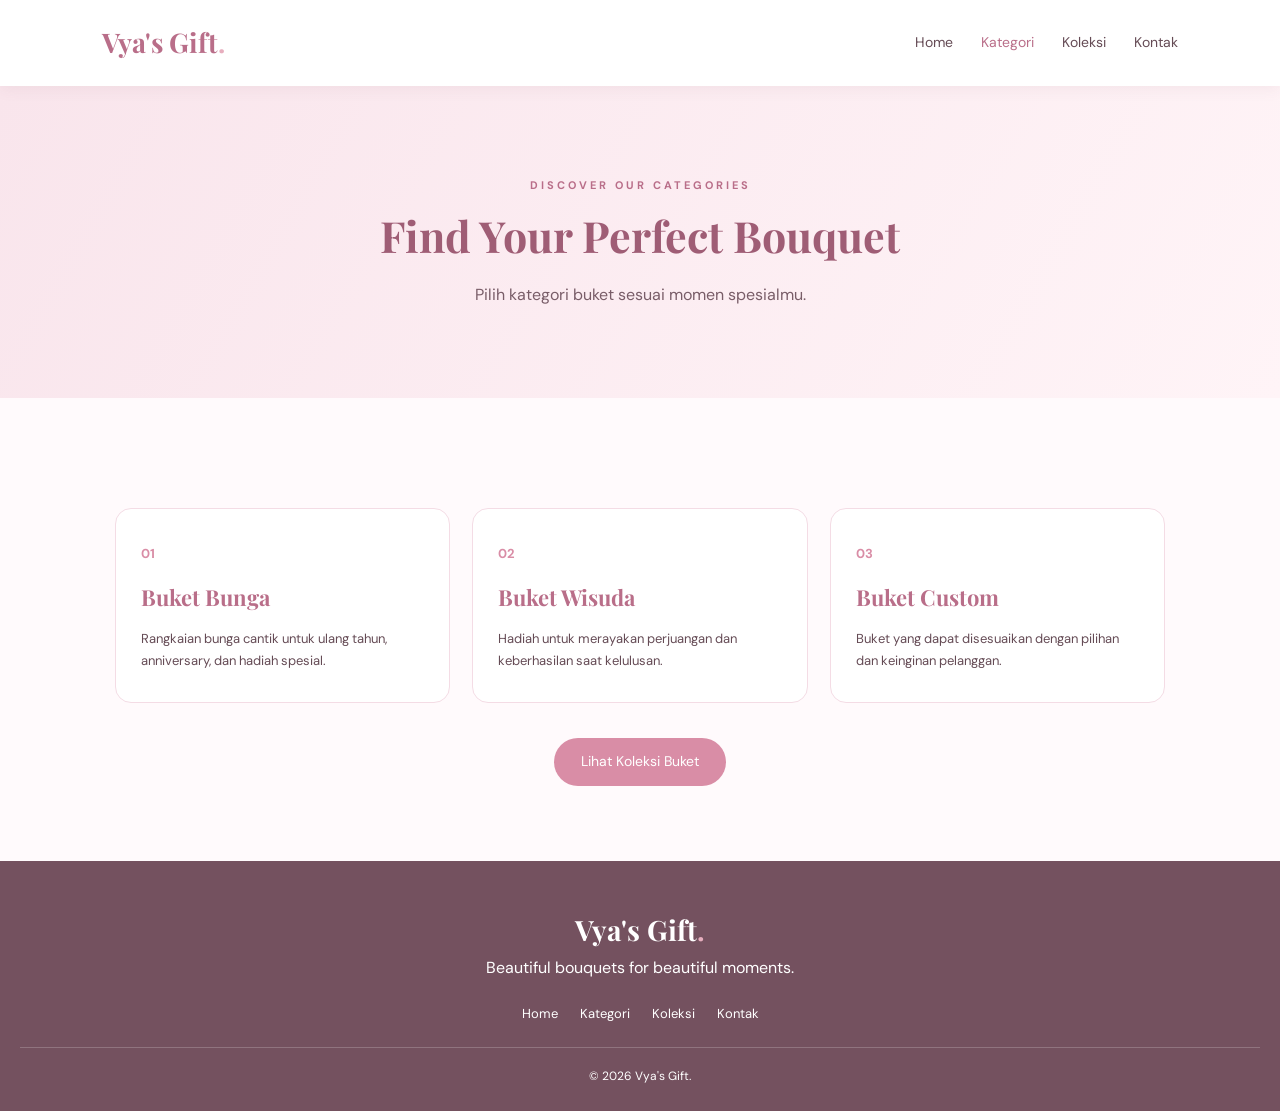
<file: kategori.html>
<!DOCTYPE html>
<html lang="id">
<head>
    <meta charset="UTF-8">
    <meta name="viewport" content="width=device-width, initial-scale=1.0">

    <title>Kategori | Vya's Gift</title>

    <link href="https://fonts.googleapis.com/css2?family=DM+Sans:wght@400;500;600;700&family=Playfair+Display:wght@500;600;700&display=swap" rel="stylesheet">

    <link rel="stylesheet" href="style.css">
</head>
<body>

    <header class="header">
        <a href="index.html" class="logo">Vya's Gift<span>.</span></a>

        <nav>
            <a href="index.html">Home</a>
            <a href="kategori.html" class="active">Kategori</a>
            <a href="koleksi.html">Koleksi</a>
            <a href="kontak.html">Kontak</a>
        </nav>
    </header>

    <section class="page-banner">
        <p class="eyebrow">DISCOVER OUR CATEGORIES</p>
        <h1>Find Your Perfect Bouquet</h1>
        <p>Pilih kategori buket sesuai momen spesialmu.</p>
    </section>

    <section class="section">
        <div class="category-grid">

            <div class="category-card">
                <span>01</span>
                <h3>Buket Bunga</h3>
                <p>
                    Rangkaian bunga cantik untuk ulang tahun,
                    anniversary, dan hadiah spesial.
                </p>
            </div>

            <div class="category-card">
                <span>02</span>
                <h3>Buket Wisuda</h3>
                <p>
                    Hadiah untuk merayakan perjuangan
                    dan keberhasilan saat kelulusan.
                </p>
            </div>

            <div class="category-card">
                <span>03</span>
                <h3>Buket Custom</h3>
                <p>
                    Buket yang dapat disesuaikan
                    dengan pilihan dan keinginan pelanggan.
                </p>
            </div>

        </div>

        <a href="koleksi.html" class="btn">
            Lihat Koleksi Buket
        </a>
    </section>

    <footer class="footer">
        <h2>Vya's Gift<span>.</span></h2>
        <p>Beautiful bouquets for beautiful moments.</p>

        <div class="footer-links">
            <a href="index.html">Home</a>
            <a href="kategori.html">Kategori</a>
            <a href="koleksi.html">Koleksi</a>
            <a href="kontak.html">Kontak</a>
        </div>

        <p class="copyright">© 2026 Vya's Gift.</p>
    </footer>

</body>
</html>
</file>
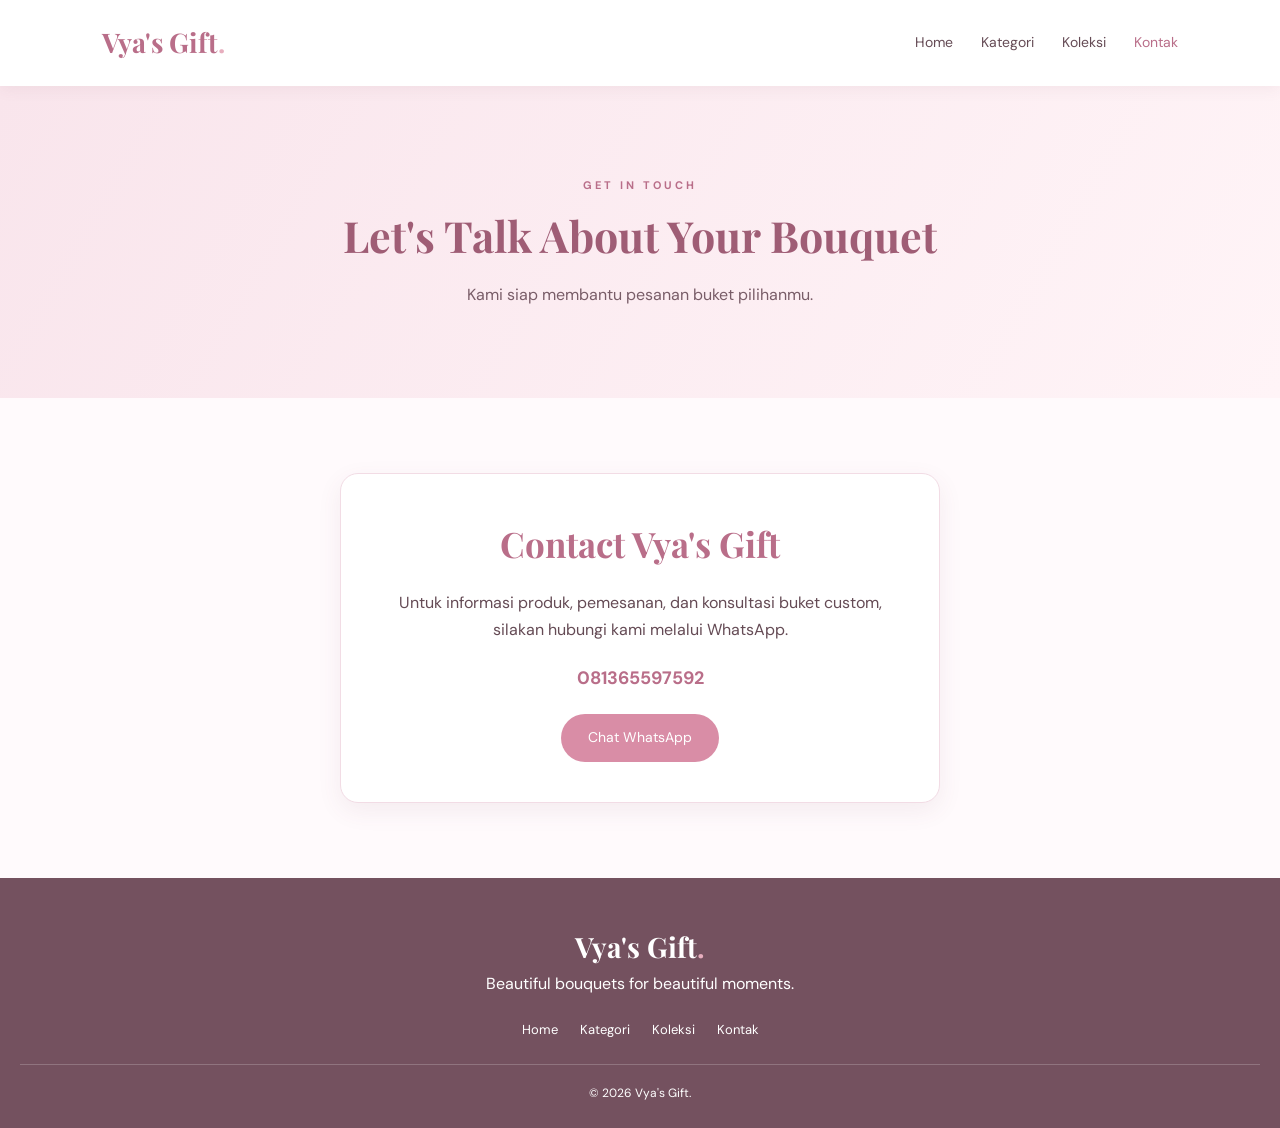
<file: kontak.html>
<!DOCTYPE html>
<html lang="id">
<head>
    <meta charset="UTF-8">
    <meta name="viewport" content="width=device-width, initial-scale=1.0">

    <title>Kontak | Vya's Gift</title>

    <link href="https://fonts.googleapis.com/css2?family=DM+Sans:wght@400;500;600;700&family=Playfair+Display:wght@500;600;700&display=swap" rel="stylesheet">

    <link rel="stylesheet" href="style.css">
</head>
<body>

    <header class="header">
        <a href="index.html" class="logo">Vya's Gift<span>.</span></a>

        <nav>
            <a href="index.html">Home</a>
            <a href="kategori.html">Kategori</a>
            <a href="koleksi.html">Koleksi</a>
            <a href="kontak.html" class="active">Kontak</a>
        </nav>
    </header>

    <section class="page-banner">
        <p class="eyebrow">GET IN TOUCH</p>
        <h1>Let's Talk About Your Bouquet</h1>
        <p>Kami siap membantu pesanan buket pilihanmu.</p>
    </section>

    <section class="section contact-section">
        <div class="contact-card">
            <h2>Contact Vya's Gift</h2>

            <p>
                Untuk informasi produk, pemesanan,
                dan konsultasi buket custom, silakan
                hubungi kami melalui WhatsApp.
            </p>

            <p class="contact-number">
                081365597592
            </p>

            <a href="https://wa.me/6281365597592"
               target="_blank"
               class="btn">
                Chat WhatsApp
            </a>
        </div>
    </section>

    <footer class="footer">
        <h2>Vya's Gift<span>.</span></h2>
        <p>Beautiful bouquets for beautiful moments.</p>

        <div class="footer-links">
            <a href="index.html">Home</a>
            <a href="kategori.html">Kategori</a>
            <a href="koleksi.html">Koleksi</a>
            <a href="kontak.html">Kontak</a>
        </div>

        <p class="copyright">© 2026 Vya's Gift.</p>
    </footer>

</body>
</html>
</file>
<file: style.css>
/* RESET */
* {
    margin: 0;
    padding: 0;
    box-sizing: border-box;
}

html {
    scroll-behavior: smooth;
}

body {
    font-family: 'DM Sans', sans-serif;
    background: #fffafc;
    color: #654b55;
    line-height: 1.7;
}

:root {
    --pink: #d98da6;
    --pink-dark: #b96e89;
    --pink-soft: #f9e5ec;
    --pink-light: #fff2f6;
    --cream: #fffaf5;
    --text: #654b55;
    --white: #ffffff;
}

/* HEADER DAN NAVIGASI */
.header {
    width: 100%;
    padding: 20px 8%;
    display: flex;
    justify-content: space-between;
    align-items: center;
    background: var(--white);
    position: sticky;
    top: 0;
    z-index: 100;
    box-shadow: 0 3px 15px rgba(120, 70, 90, 0.07);
}

.logo {
    font-family: 'Playfair Display', serif;
    font-size: 27px;
    font-weight: bold;
    color: var(--pink-dark);
    text-decoration: none;
}

.logo span,
.footer h2 span {
    color: #e7aebe;
}

nav {
    display: flex;
    align-items: center;
    gap: 28px;
}

nav a {
    text-decoration: none;
    color: var(--text);
    font-size: 14px;
    transition: 0.3s;
}

nav a:hover,
nav a.active {
    color: var(--pink-dark);
}

/* HERO */
.hero {
    min-height: 540px;
    padding: 80px 10%;
    display: flex;
    align-items: center;
    justify-content: space-between;
    background: linear-gradient(
        120deg,
        #f9e5ec,
        #fff4f7,
        #f8e8df
    );
}

.hero-content {
    max-width: 580px;
}

.eyebrow {
    color: var(--pink-dark);
    font-size: 11px;
    font-weight: bold;
    letter-spacing: 3px;
    margin-bottom: 15px;
}

.hero h1,
.page-banner h1 {
    font-family: 'Playfair Display', serif;
    color: #9f5d75;
    font-size: 57px;
    line-height: 1.2;
    margin-bottom: 20px;
}

.hero-description {
    max-width: 480px;
    margin-bottom: 28px;
    color: #795d68;
}

.hero-decoration {
    width: 260px;
    height: 260px;
    border-radius: 50%;
    background: #f3cbd8;
    display: flex;
    align-items: center;
    justify-content: center;
    color: #9f5d75;
    font-family: 'Playfair Display', serif;
    font-size: 19px;
    box-shadow: 0 15px 40px rgba(180, 100, 130, 0.12);
}

/* BUTTON */
.btn {
    display: inline-block;
    padding: 12px 27px;
    border: none;
    border-radius: 30px;
    background: var(--pink);
    color: white;
    text-decoration: none;
    font-family: inherit;
    font-size: 14px;
    cursor: pointer;
    transition: 0.3s;
}

.btn:hover {
    background: var(--pink-dark);
    transform: translateY(-2px);
}

/* SECTION */
.section {
    padding: 75px 9%;
    text-align: center;
}

.section h2 {
    font-family: 'Playfair Display', serif;
    font-size: 35px;
    color: #a85f7a;
    margin-bottom: 18px;
}

.section-description {
    margin-bottom: 25px;
}

.about {
    max-width: 900px;
    margin: auto;
}

.about > p:last-child {
    max-width: 650px;
    margin: auto;
}

/* KATEGORI */
.category-section {
    background: var(--pink-light);
}

.category-grid {
    display: grid;
    grid-template-columns: repeat(3, 1fr);
    gap: 22px;
    margin: 35px 0;
}

.category-card {
    padding: 30px 25px;
    background: white;
    border: 1px solid #f4dce5;
    border-radius: 16px;
    text-align: left;
    text-decoration: none;
    color: var(--text);
    transition: 0.3s;
}

.category-card:hover {
    transform: translateY(-6px);
    box-shadow: 0 12px 25px rgba(180, 100, 130, 0.12);
}

.category-card span {
    color: var(--pink);
    font-size: 13px;
    font-weight: bold;
}

.category-card h3 {
    color: var(--pink-dark);
    font-family: 'Playfair Display', serif;
    font-size: 22px;
    margin: 12px 0;
}

.category-card p {
    font-size: 13px;
}

/* PAGE BANNER */
.page-banner {
    padding: 90px 20px;
    text-align: center;
    background: linear-gradient(120deg, #f9e5ec, #fff4f7);
}

.page-banner h1 {
    font-size: 43px;
}

.page-banner p:last-child {
    color: #795d68;
}

/* PRODUK */
.products-section {
    background: #fffafc;
}

.product-grid {
    display: grid;
    grid-template-columns: repeat(3, minmax(0, 1fr));
    gap: 25px;
    margin: 35px 0;
    text-align: left;
}

.product-card {
    background: white;
    border-radius: 17px;
    padding: 15px;
    box-shadow: 0 5px 20px rgba(120, 70, 90, 0.08);
    border: 1px solid #f5e5eb;
    transition: 0.3s;
}

.product-card:hover {
    transform: translateY(-5px);
    box-shadow: 0 12px 25px rgba(180, 100, 130, 0.13);
}

.product-card img {
    display: block;
    width: 100%;
    height: 230px;
    object-fit: cover;
    border-radius: 12px;
    background: var(--pink-light);
}

.product-card h3 {
    color: var(--pink-dark);
    font-family: 'Playfair Display', serif;
    font-size: 20px;
    margin-top: 15px;
}

.product-card p {
    font-size: 13px;
    margin-top: 5px;
}

.product-category {
    color: #b77b90;
    font-weight: bold;
}

.product-card label {
    display: block;
    font-size: 13px;
    margin-top: 15px;
    font-weight: 600;
}

/* PILIHAN UKURAN */
.size-select {
    width: 100%;
    padding: 11px;
    margin-top: 7px;
    border: 1px solid #e9bdcc;
    border-radius: 9px;
    background: #fff7fa;
    color: var(--text);
    font-family: inherit;
    outline: none;
    cursor: pointer;
}

.size-select:focus {
    border-color: var(--pink);
}

/* HARGA */
.price {
    color: var(--pink-dark);
    font-size: 20px;
    font-weight: bold;
    margin: 15px 0;
}

/* TOMBOL PESAN */
.order-btn {
    width: 100%;
    padding: 12px;
    background: var(--pink);
    color: white;
    border: none;
    border-radius: 25px;
    font-family: inherit;
    cursor: pointer;
    transition: 0.3s;
}

.order-btn:hover {
    background: var(--pink-dark);
}

/* FILTER KATEGORI */
.filter-buttons {
    display: flex;
    justify-content: center;
    flex-wrap: wrap;
    gap: 10px;
    margin-bottom: 20px;
}

.filter-btn {
    padding: 10px 18px;
    border: 1px solid #e9bdcc;
    border-radius: 25px;
    background: white;
    color: var(--pink-dark);
    cursor: pointer;
    font-family: inherit;
}

.filter-btn:hover,
.filter-btn.active {
    background: var(--pink);
    color: white;
}

.product-count {
    color: #9c7180;
    font-size: 13px;
}

/* QUOTE */
.quote-section {
    padding: 75px 20px;
    text-align: center;
    background: #f8e5eb;
}

.quote-section h2 {
    font-family: 'Playfair Display', serif;
    font-size: 37px;
    color: #a85f7a;
    line-height: 1.3;
    margin-bottom: 15px;
}

/* KONTAK */
.contact-section {
    background: #fffafc;
}

.contact-card {
    max-width: 600px;
    margin: auto;
    padding: 40px;
    background: white;
    border-radius: 18px;
    border: 1px solid #f2dce5;
    box-shadow: 0 8px 25px rgba(120, 70, 90, 0.08);
}

.contact-card h2 {
    font-family: 'Playfair Display', serif;
    color: var(--pink-dark);
    margin-bottom: 15px;
}

.contact-number {
    font-weight: bold;
    color: var(--pink-dark);
    margin: 20px 0;
    font-size: 18px;
}

/* FOOTER */
.footer {
    background: #74515f;
    color: white;
    text-align: center;
    padding: 45px 20px 25px;
}

.footer h2 {
    font-family: 'Playfair Display', serif;
    font-size: 28px;
}

.footer-links {
    display: flex;
    justify-content: center;
    flex-wrap: wrap;
    gap: 22px;
    margin: 22px 0;
}

.footer-links a {
    color: white;
    text-decoration: none;
    font-size: 13px;
}

.footer-links a:hover {
    color: #f4c5d3;
}

.copyright {
    border-top: 1px solid rgba(255,255,255,0.2);
    padding-top: 18px;
    font-size: 12px;
}

/* RESPONSIVE */
@media (max-width: 768px) {
    .header {
        flex-direction: column;
        gap: 15px;
        padding: 18px 5%;
    }

    nav {
        gap: 15px;
        flex-wrap: wrap;
        justify-content: center;
    }

    .hero {
        min-height: auto;
        padding: 70px 7%;
    }

    .hero h1 {
        font-size: 43px;
    }

    .hero-decoration {
        display: none;
    }

    .section {
        padding: 55px 6%;
    }

    .category-grid,
    .product-grid {
        grid-template-columns: 1fr;
    }

    .page-banner h1 {
        font-size: 34px;
    }

    .contact-card {
        padding: 25px;
    }
}
</file>
